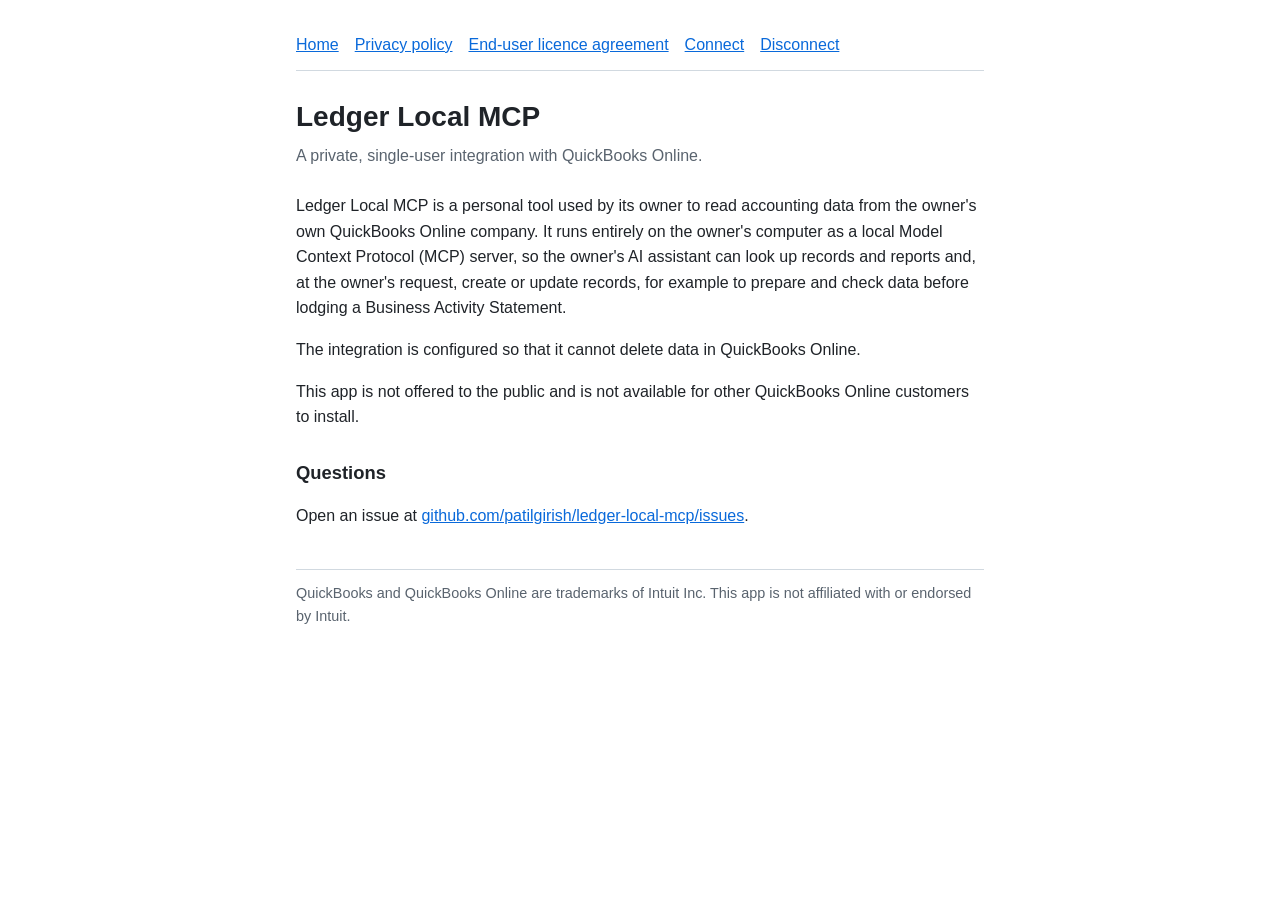
<file: index.html>
<!doctype html>
<html lang="en">
<head>
<meta charset="utf-8">
<meta name="viewport" content="width=device-width, initial-scale=1">
<title>Ledger Local MCP</title>
<link rel="stylesheet" href="style.css">
</head>
<body>
<main>
<nav><a href="./">Home</a><a href="privacy.html">Privacy policy</a><a href="eula.html">End-user licence agreement</a><a href="connect.html">Connect</a><a href="disconnect.html">Disconnect</a></nav>
<h1>Ledger Local MCP</h1>
<p class="meta">A private, single-user integration with QuickBooks Online.</p>
<p>Ledger Local MCP is a personal tool used by its owner to read accounting data from the owner's own QuickBooks Online company. It runs entirely on the owner's computer as a local Model Context Protocol (MCP) server, so the owner's AI assistant can look up records and reports and, at the owner's request, create or update records, for example to prepare and check data before lodging a Business Activity Statement.</p>
<p>The integration is configured so that it cannot delete data in QuickBooks Online.</p>
<p>This app is not offered to the public and is not available for other QuickBooks Online customers to install.</p>
<h2>Questions</h2>
<p>Open an issue at <a href="https://github.com/patilgirish/ledger-local-mcp/issues">github.com/patilgirish/ledger-local-mcp/issues</a>.</p>
<footer>QuickBooks and QuickBooks Online are trademarks of Intuit Inc. This app is not affiliated with or endorsed by Intuit.</footer>
</main>
</body>
</html>
</file>
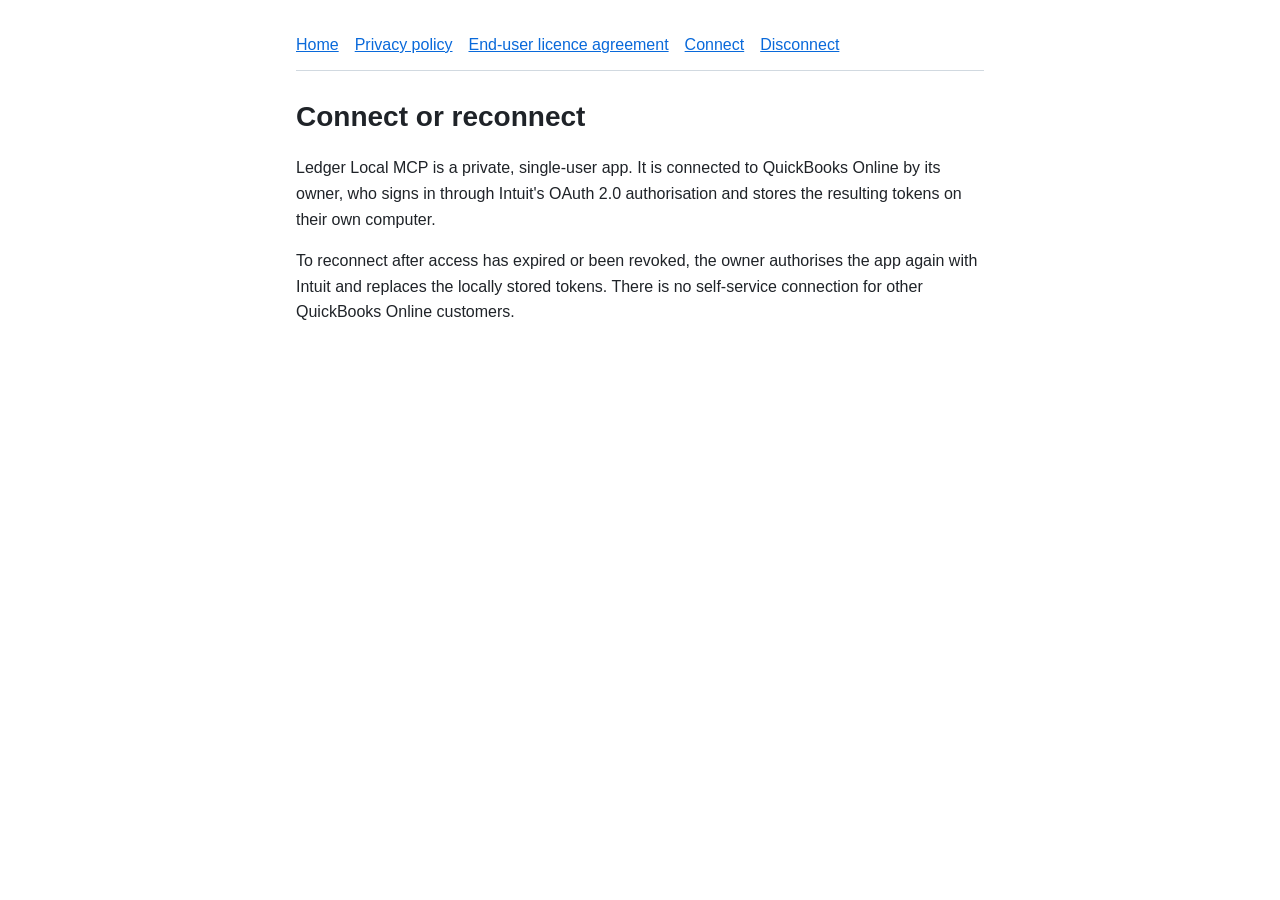
<file: connect.html>
<!doctype html>
<html lang="en">
<head>
<meta charset="utf-8">
<meta name="viewport" content="width=device-width, initial-scale=1">
<title>Connect to QuickBooks</title>
<link rel="stylesheet" href="style.css">
</head>
<body>
<main>
<nav><a href="./">Home</a><a href="privacy.html">Privacy policy</a><a href="eula.html">End-user licence agreement</a><a href="connect.html">Connect</a><a href="disconnect.html">Disconnect</a></nav>
<h1>Connect or reconnect</h1>
<p>Ledger Local MCP is a private, single-user app. It is connected to QuickBooks Online by its owner, who signs in through Intuit's OAuth 2.0 authorisation and stores the resulting tokens on their own computer.</p>
<p>To reconnect after access has expired or been revoked, the owner authorises the app again with Intuit and replaces the locally stored tokens. There is no self-service connection for other QuickBooks Online customers.</p>
</main>
</body>
</html>
</file>
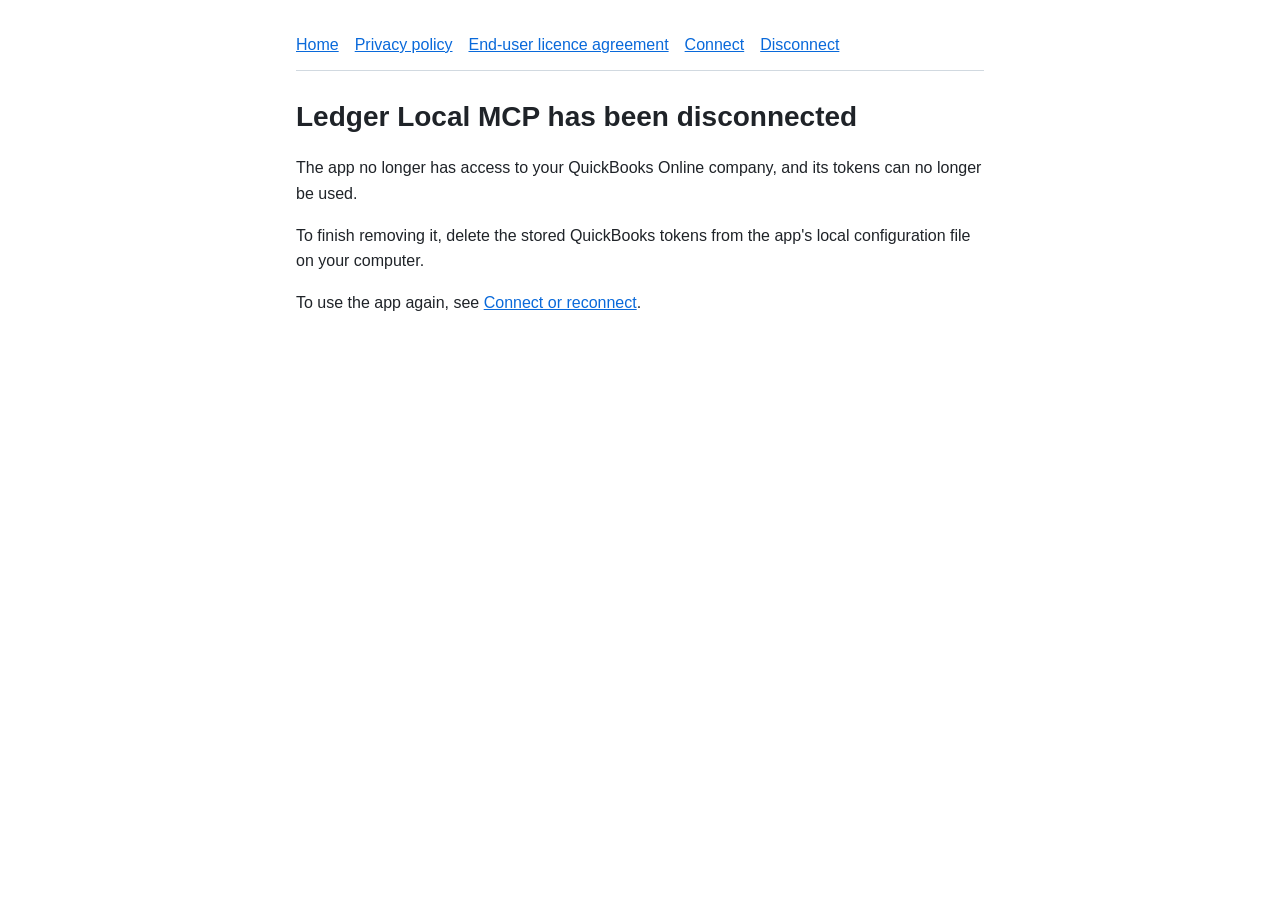
<file: disconnect.html>
<!doctype html>
<html lang="en">
<head>
<meta charset="utf-8">
<meta name="viewport" content="width=device-width, initial-scale=1">
<title>Disconnected</title>
<link rel="stylesheet" href="style.css">
</head>
<body>
<main>
<nav><a href="./">Home</a><a href="privacy.html">Privacy policy</a><a href="eula.html">End-user licence agreement</a><a href="connect.html">Connect</a><a href="disconnect.html">Disconnect</a></nav>
<h1>Ledger Local MCP has been disconnected</h1>
<p>The app no longer has access to your QuickBooks Online company, and its tokens can no longer be used.</p>
<p>To finish removing it, delete the stored QuickBooks tokens from the app's local configuration file on your computer.</p>
<p>To use the app again, see <a href="connect.html">Connect or reconnect</a>.</p>
</main>
</body>
</html>
</file>
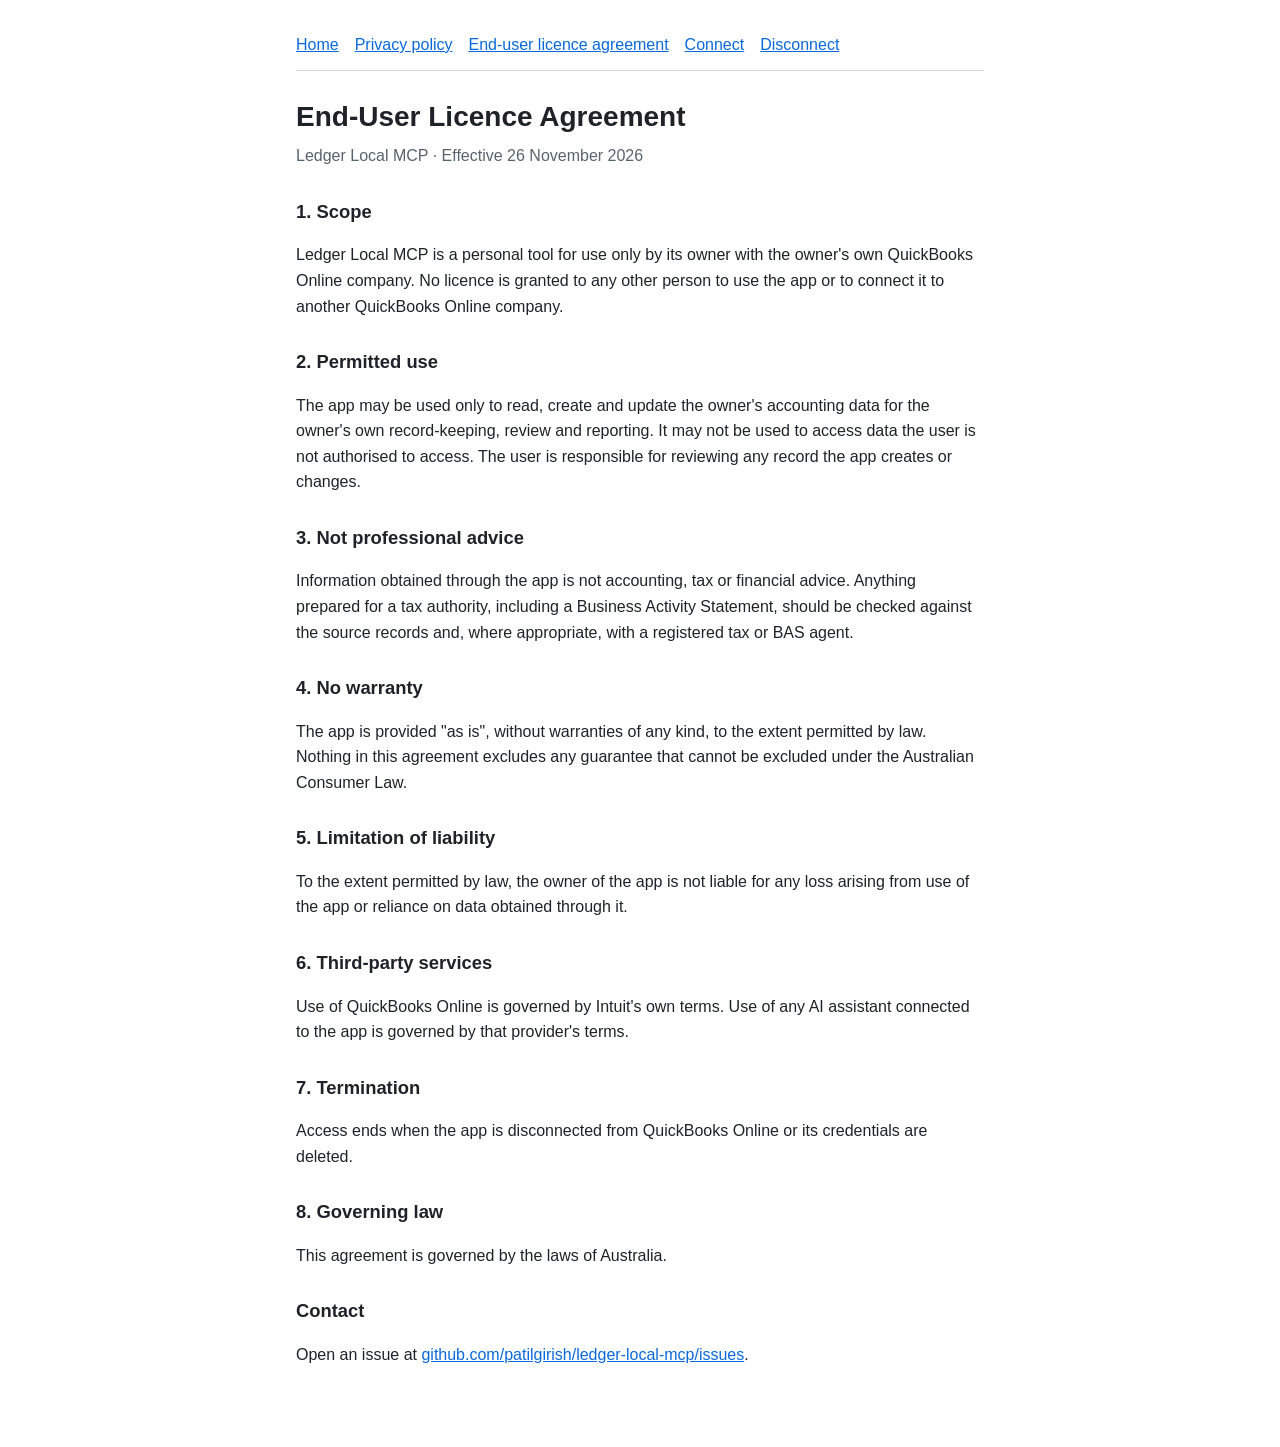
<file: eula.html>
<!doctype html>
<html lang="en">
<head>
<meta charset="utf-8">
<meta name="viewport" content="width=device-width, initial-scale=1">
<title>End-User Licence Agreement</title>
<link rel="stylesheet" href="style.css">
</head>
<body>
<main>
<nav><a href="./">Home</a><a href="privacy.html">Privacy policy</a><a href="eula.html">End-user licence agreement</a><a href="connect.html">Connect</a><a href="disconnect.html">Disconnect</a></nav>
<h1>End-User Licence Agreement</h1>
<p class="meta">Ledger Local MCP · Effective 26 November 2026</p>

<h2>1. Scope</h2>
<p>Ledger Local MCP is a personal tool for use only by its owner with the owner's own QuickBooks Online company. No licence is granted to any other person to use the app or to connect it to another QuickBooks Online company.</p>

<h2>2. Permitted use</h2>
<p>The app may be used only to read, create and update the owner's accounting data for the owner's own record-keeping, review and reporting. It may not be used to access data the user is not authorised to access. The user is responsible for reviewing any record the app creates or changes.</p>

<h2>3. Not professional advice</h2>
<p>Information obtained through the app is not accounting, tax or financial advice. Anything prepared for a tax authority, including a Business Activity Statement, should be checked against the source records and, where appropriate, with a registered tax or BAS agent.</p>

<h2>4. No warranty</h2>
<p>The app is provided "as is", without warranties of any kind, to the extent permitted by law. Nothing in this agreement excludes any guarantee that cannot be excluded under the Australian Consumer Law.</p>

<h2>5. Limitation of liability</h2>
<p>To the extent permitted by law, the owner of the app is not liable for any loss arising from use of the app or reliance on data obtained through it.</p>

<h2>6. Third-party services</h2>
<p>Use of QuickBooks Online is governed by Intuit's own terms. Use of any AI assistant connected to the app is governed by that provider's terms.</p>

<h2>7. Termination</h2>
<p>Access ends when the app is disconnected from QuickBooks Online or its credentials are deleted.</p>

<h2>8. Governing law</h2>
<p>This agreement is governed by the laws of Australia.</p>

<h2>Contact</h2>
<p>Open an issue at <a href="https://github.com/patilgirish/ledger-local-mcp/issues">github.com/patilgirish/ledger-local-mcp/issues</a>.</p>
</main>
</body>
</html>
</file>
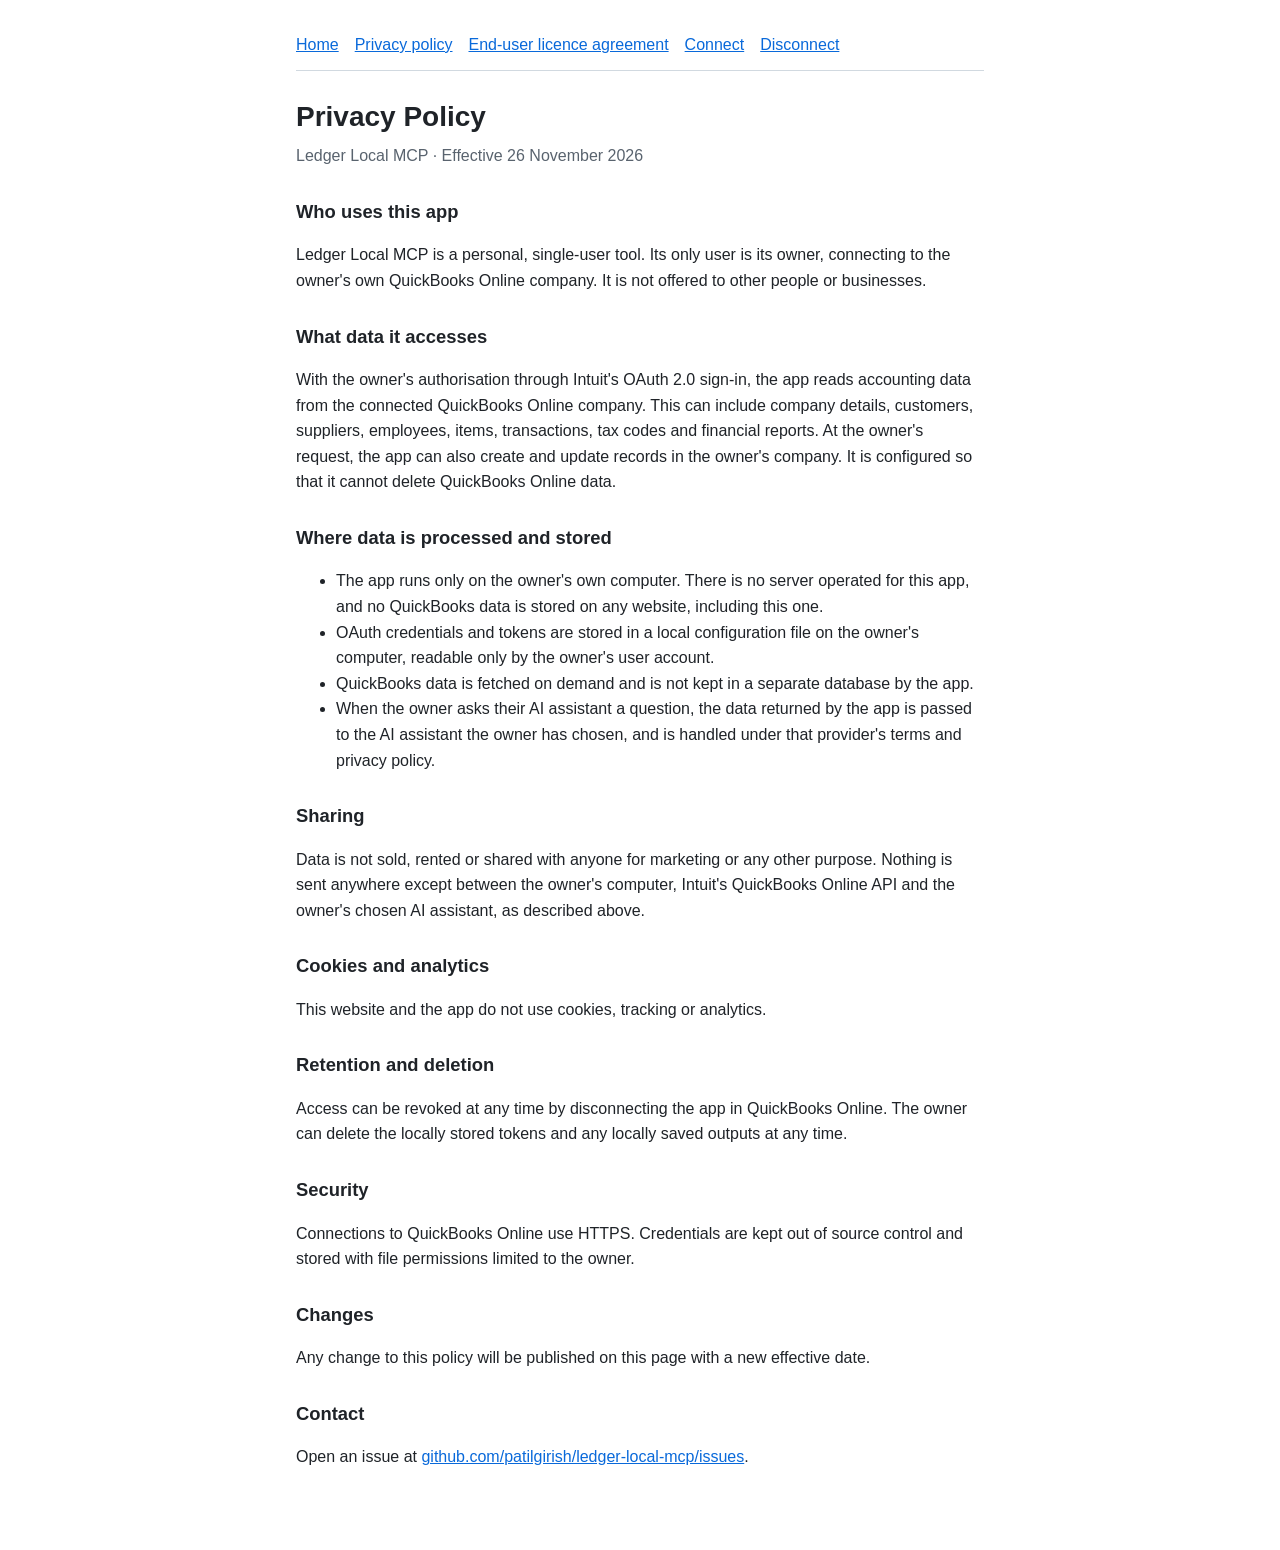
<file: privacy.html>
<!doctype html>
<html lang="en">
<head>
<meta charset="utf-8">
<meta name="viewport" content="width=device-width, initial-scale=1">
<title>Privacy Policy</title>
<link rel="stylesheet" href="style.css">
</head>
<body>
<main>
<nav><a href="./">Home</a><a href="privacy.html">Privacy policy</a><a href="eula.html">End-user licence agreement</a><a href="connect.html">Connect</a><a href="disconnect.html">Disconnect</a></nav>
<h1>Privacy Policy</h1>
<p class="meta">Ledger Local MCP · Effective 26 November 2026</p>

<h2>Who uses this app</h2>
<p>Ledger Local MCP is a personal, single-user tool. Its only user is its owner, connecting to the owner's own QuickBooks Online company. It is not offered to other people or businesses.</p>

<h2>What data it accesses</h2>
<p>With the owner's authorisation through Intuit's OAuth 2.0 sign-in, the app reads accounting data from the connected QuickBooks Online company. This can include company details, customers, suppliers, employees, items, transactions, tax codes and financial reports. At the owner's request, the app can also create and update records in the owner's company. It is configured so that it cannot delete QuickBooks Online data.</p>

<h2>Where data is processed and stored</h2>
<ul>
<li>The app runs only on the owner's own computer. There is no server operated for this app, and no QuickBooks data is stored on any website, including this one.</li>
<li>OAuth credentials and tokens are stored in a local configuration file on the owner's computer, readable only by the owner's user account.</li>
<li>QuickBooks data is fetched on demand and is not kept in a separate database by the app.</li>
<li>When the owner asks their AI assistant a question, the data returned by the app is passed to the AI assistant the owner has chosen, and is handled under that provider's terms and privacy policy.</li>
</ul>

<h2>Sharing</h2>
<p>Data is not sold, rented or shared with anyone for marketing or any other purpose. Nothing is sent anywhere except between the owner's computer, Intuit's QuickBooks Online API and the owner's chosen AI assistant, as described above.</p>

<h2>Cookies and analytics</h2>
<p>This website and the app do not use cookies, tracking or analytics.</p>

<h2>Retention and deletion</h2>
<p>Access can be revoked at any time by disconnecting the app in QuickBooks Online. The owner can delete the locally stored tokens and any locally saved outputs at any time.</p>

<h2>Security</h2>
<p>Connections to QuickBooks Online use HTTPS. Credentials are kept out of source control and stored with file permissions limited to the owner.</p>

<h2>Changes</h2>
<p>Any change to this policy will be published on this page with a new effective date.</p>

<h2>Contact</h2>
<p>Open an issue at <a href="https://github.com/patilgirish/ledger-local-mcp/issues">github.com/patilgirish/ledger-local-mcp/issues</a>.</p>
</main>
</body>
</html>
</file>
<file: style.css>
:root { --bg: #ffffff; --fg: #1f2328; --muted: #59636e; --link: #0969da; --rule: #d1d9e0; }
@media (prefers-color-scheme: dark) {
  :root { --bg: #0d1117; --fg: #e6edf3; --muted: #9198a1; --link: #4493f8; --rule: #3d444d; }
}
* { box-sizing: border-box; }
body { margin: 0; background: var(--bg); color: var(--fg); font: 16px/1.6 -apple-system, BlinkMacSystemFont, "Segoe UI", Roboto, sans-serif; }
main { max-width: 720px; margin: 0 auto; padding: 32px 16px 64px; }
h1 { font-size: 1.75rem; margin: 0 0 4px; }
h2 { font-size: 1.15rem; margin: 28px 0 8px; }
.meta { color: var(--muted); margin: 0 0 24px; }
a { color: var(--link); }
nav { border-bottom: 1px solid var(--rule); padding-bottom: 12px; margin-bottom: 24px; display: flex; gap: 16px; flex-wrap: wrap; }
footer { border-top: 1px solid var(--rule); margin-top: 40px; padding-top: 12px; color: var(--muted); font-size: 0.9rem; }
</file>
